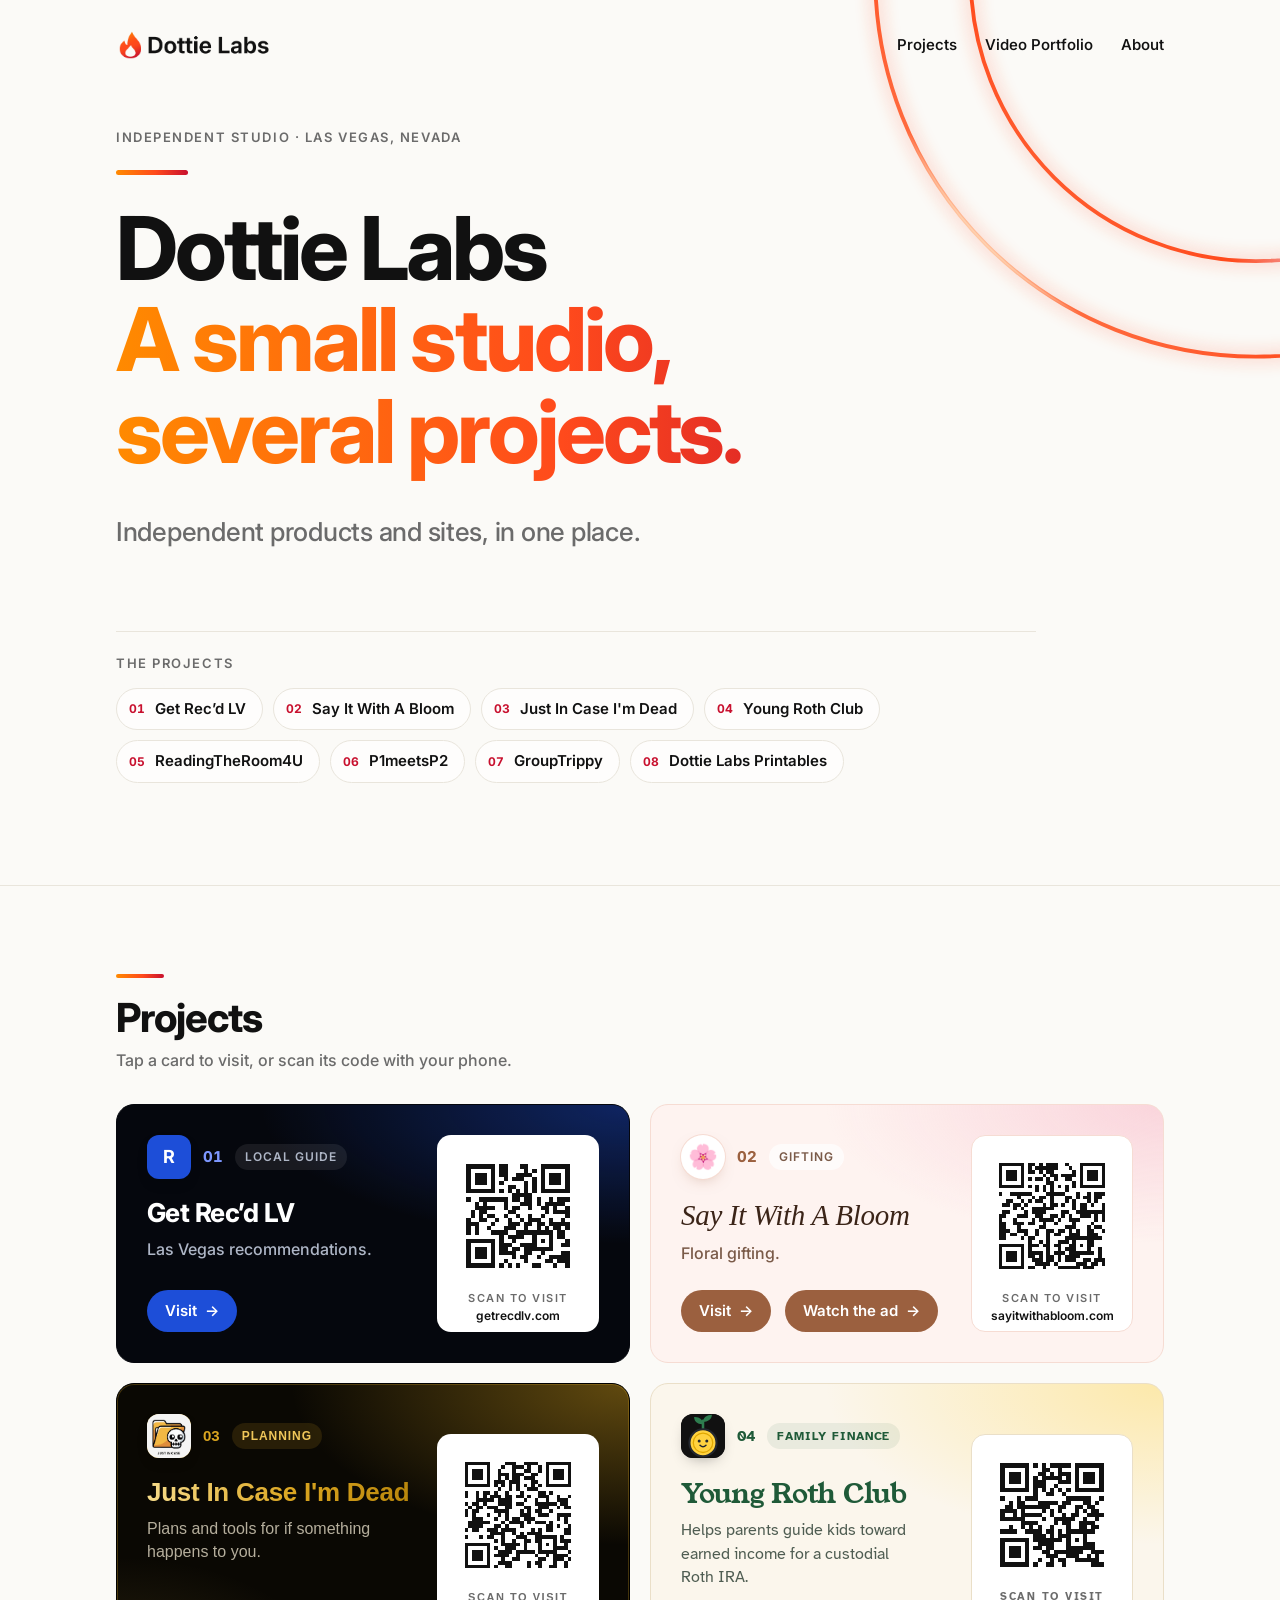
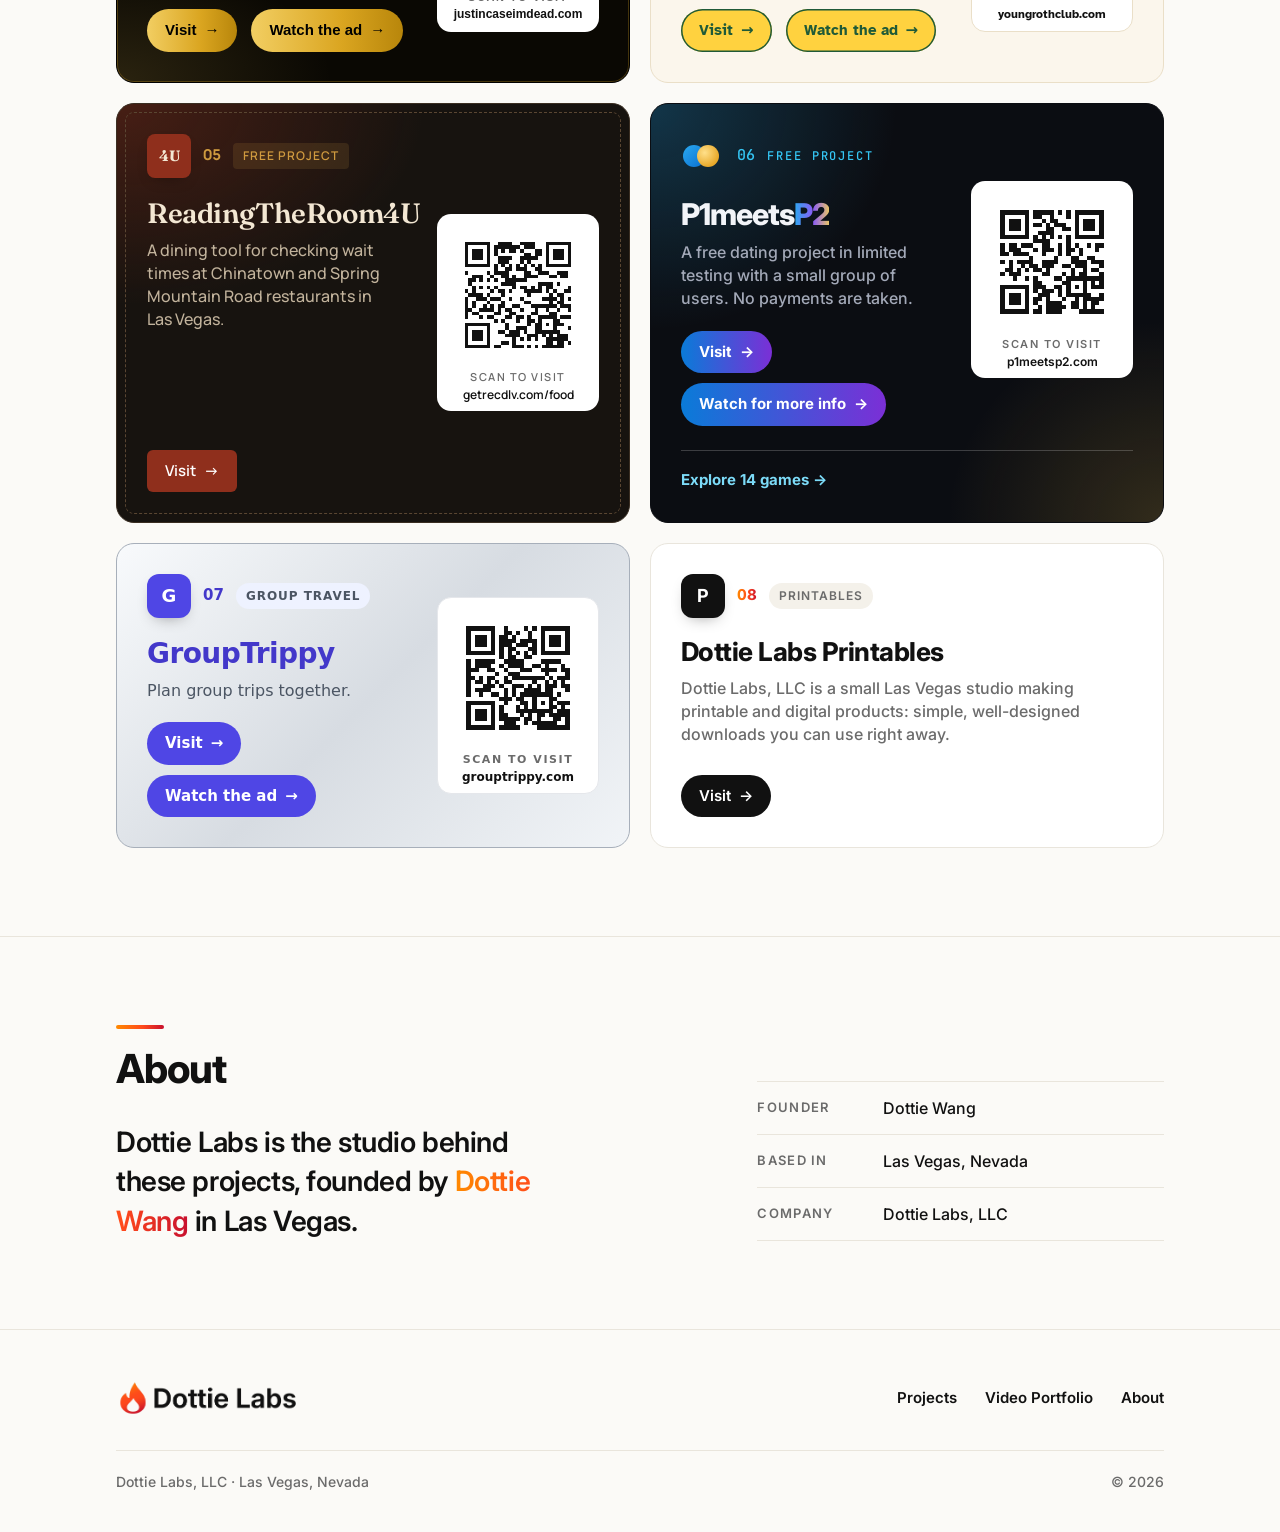
<file: index.html>
<!doctype html>
<html lang="en">
<head>
<style data-omelette-injected>html,body{background:transparent}</style><script data-omelette-injected>(()=>{{const n=new URLSearchParams(location.search).get("theme");if(n==="light"||n==="dark"){document.documentElement.dataset.theme=n}}{if(new URLSearchParams(location.search).get("_omthumb")==="1"){const n=(f)=>{const g=f.focus;if(!g)return;f.focus=function(h){g.call(this,{...h,preventScroll:true})}};n(HTMLElement.prototype);n(SVGElement.prototype);if(typeof MathMLElement!=="undefined"){n(MathMLElement.prototype)}const d=(f)=>{f.removeAttribute("autofocus");f.inert=true;if(!(f instanceof HTMLElement))f.removeAttribute("tabindex")};const p=(f)=>{if(f.hasAttribute("autofocus"))d(f);for(const g of f.querySelectorAll("[autofocus]")){d(g)}};p(document.documentElement);new MutationObserver((f)=>{for(const g of f){for(const h of g.addedNodes){if(h.nodeType===1)p(h)}}}).observe(document,{childList:true,subtree:true})}}{const n=()=>{try{if(document.querySelector('meta[name="color-scheme"]'))return;const d=getComputedStyle(document.documentElement).getPropertyValue("color-scheme").trim();if(d&&d!=="normal")return;const p=(y)=>{if(!y)return null;const m=getComputedStyle(y).backgroundColor.match(/^rgba?\(\s*(\d+)[,\s]+(\d+)[,\s]+(\d+)(?:[,\s/]+([\d.]+%?))?\s*\)$/);if(!m)return null;const w=m[4]==null?1:parseFloat(m[4])/(m[4].endsWith("%")?100:1);if(w<0.99)return null;return[+m[1],+m[2],+m[3]]};const f=p(document.body)||p(document.documentElement);if(!f)return;const g=(y)=>{const m=y/255;return m<=0.04045?m/12.92:((m+0.055)/1.055)**2.4};const h=0.2126*g(f[0])+0.7152*g(f[1])+0.0722*g(f[2]);document.documentElement.style.setProperty("color-scheme",h<0.4?"dark":"light")}catch{}};if(document.readyState==="complete")n();else window.addEventListener("load",n)}var I=["https://claude.ai","https://preview.claude.ai","https://f62de8d7-be0f-4be2-88a3-c891244e3228.claudeusercontent.com"];var B=true;var K=false;var C=()=>{};if(K===true){try{const n=setTimeout.bind(window);const d=1e4;const p=15;const f=1e4;const g=120000;const h=200;const y=(o)=>{try{let r;if(typeof o==="string")r=o;else if(o instanceof URL)r=o.href;else if(typeof Request!=="undefined"&&o instanceof Request)r=o.url;else return null;if(!r)return null;const l=document.baseURI;const i=new URL(r,l);if(i.protocol!=="http:"&&i.protocol!=="https:")return null;if(i.origin!==new URL(l).origin)return null;return i.origin+i.pathname}catch{return null}};const m=new Map;const w=(o)=>{let r=m.get(o);if(!r){if(m.size>=h){const l=m.keys().next().value;if(l!==undefined)m.delete(l)}r={fails:[],until:0,cooldown:f,hard:false};m.set(o,r)}return r};const R=(o)=>{const r=m.get(o);return r!==undefined&&r.until>Date.now()};const O=(o,r)=>{const l=Date.now();const i=w(o);if(r)i.hard=true;if(i.until>l)return;i.fails.push(l);while(i.fails.length>0&&i.fails[0]<=l-d)i.fails.shift();if(i.fails.length>=p){i.until=l+i.cooldown;if(i.hard)i.cooldown=Math.min(i.cooldown*2,g);i.fails.length=0;try{n(()=>{try{S(true)}catch{}},i.until-l+100)}catch{}console.warn("[omelette] asset circuit breaker: pausing requests to "+o+" for "+Math.round((i.until-l)/1000)+"s after "+p+" failures in "+d/1000+"s")}};const e=(o)=>{m.delete(o)};const t=100;const a=new WeakMap;const u=new Set;let s=null;const S=(o)=>{for(const r of Array.from(u)){try{const l=a.get(r);if(l===undefined){u.delete(r);continue}if(o){const i=y(l);if(i!==null&&R(i))continue}a.delete(r);u.delete(r);if(s!==null)s.call(r,l)}catch{}}};C=()=>{try{m.clear();S(false)}catch{}};document.addEventListener("visibilitychange",()=>{if(document.visibilityState==="visible")C()});const _=window.fetch;if(typeof _==="function"){const o=function(...r){let l=null;try{l=y(r[0])}catch{}if(l!==null&&R(l)){let c;try{if(r[1]&&r[1].signal!==undefined){c=r[1].signal||undefined}else if(typeof Request!=="undefined"&&r[0]instanceof Request){c=r[0].signal||undefined}}catch{c=undefined}return new Promise((k,b)=>{const E=()=>{try{return c.reason!==undefined?c.reason:new DOMException("The operation was aborted.","AbortError")}catch{return new DOMException("The operation was aborted.","AbortError")}};try{if(c&&c.aborted){b(E());return}}catch{}let T=false;const j=()=>{if(T)return;T=true;b(E())};try{if(c)c.addEventListener("abort",j,{once:true})}catch{}n(()=>{if(T)return;T=true;try{if(c)c.removeEventListener("abort",j)}catch{}let L;try{L=new Response(null,{status:429,statusText:"Too Many Requests",headers:{"Retry-After":"10"}})}catch{L={ok:false,status:429}}k(L)},250)})}const i=_.apply(window,r);if(l!==null){const c=l;i.then((k)=>{try{if(k.ok)e(c);else if(k.status===401||k.status===403||k.status===404||k.status===429){O(c,k.status!==404)}}catch{}},()=>{})}return i};window.fetch=o}const v=Object.getOwnPropertyDescriptor(HTMLImageElement.prototype,"src");if(v!==undefined&&v.set!==undefined&&v.get!==undefined){const o=v.set;s=o;Object.defineProperty(HTMLImageElement.prototype,"src",{configurable:true,enumerable:v.enumerable,get:v.get,set(r){const l=`${r}`;try{const i=y(l);if(i!==null&&R(i)){a.set(this,l);if(u.size<t)u.add(this);return}}catch{}try{a.delete(this);u.delete(this)}catch{}o.call(this,l)}})}try{const o=HTMLImageElement.prototype.setAttribute;HTMLImageElement.prototype.setAttribute=function(r,l){if(arguments.length<2){o.apply(this,arguments);return}if(typeof r==="string"&&r.toLowerCase()==="src"){const i=`${l}`;try{const c=y(i);if(c!==null&&R(c)){a.set(this,i);if(u.size<t)u.add(this);return}a.delete(this);u.delete(this)}catch{}o.call(this,r,i);return}o.call(this,r,l)}}catch{}window.addEventListener("error",(o)=>{try{const r=o.target;if(r instanceof HTMLImageElement){const l=y(r.currentSrc||r.src||"");if(l!==null)O(l,true)}}catch{}},true);window.addEventListener("load",(o)=>{try{const r=o.target;if(r instanceof HTMLImageElement){const l=y(r.currentSrc||r.src||"");if(l!==null)e(l);const i=a.get(r);if(i!==undefined){let c=false;try{c=new URL(i,document.baseURI).href===new URL(r.currentSrc||r.src||"",document.baseURI).href}catch{c=false}if(c){a.delete(r);u.delete(r)}}}}catch{}},true)}catch{}}var J=30000;var G=3000;document.addEventListener("DOMContentLoaded",()=>{const n=window.Babel;const d="om-src-id";if(n&&n.registerPlugin&&!(n.availablePlugins&&n.availablePlugins[d])){n.registerPlugin(d,({types:h})=>({visitor:{JSXOpeningElement(y,m){const w=y.node;if(w.name&&w.name.type==="JSXMemberExpression")return;for(let t=0;t<w.attributes.length;t++){const a=w.attributes[t];if(a.type==="JSXAttribute"&&a.name&&a.name.name==="data-om-id")return}const R=m.file&&m.file.opts&&m.file.opts.filename||"?";const O=w.loc&&w.loc.start;const e=`jsx:${R}:${w.start??0}:${O?O.line:0}:${O?O.column+1:0}`;w.attributes.push(h.jsxAttribute(h.jsxIdentifier("data-om-id"),h.stringLiteral(e)))}}}))}const p="om-text-extract";let f=false;if(B&&n&&n.registerPlugin&&!(n.availablePlugins&&n.availablePlugins[p])){const h=window.React;if(h&&h.useSyncExternalStore&&h.createElement){f=true;const y={};const m=new Set;let w=0;window.__omTextO=y;window.__omTextSet=(e)=>{for(const t in e){const a=e[t];if(a==null)delete y[t];else y[t]=a}w++;m.forEach((t)=>t())};const R=(e)=>{m.add(e);return()=>m.delete(e)};const O=()=>w;window.__OmT=function e(t){h.useSyncExternalStore(R,O,O);return h.createElement("span",{"data-om-text":t.i,className:"__om-t"},t.i in y?y[t.i]:t.children)};n.registerPlugin(p,({types:e})=>{const t={style:1,script:1,noscript:1,textarea:1,title:1,option:1,text:1,tspan:1,textPath:1};const a={placeholder:1,alt:1,title:1,label:1,"aria-label":1,"aria-description":1,"aria-placeholder":1};const u=(o,r)=>e.logicalExpression("??",e.memberExpression(e.logicalExpression("||",e.memberExpression(e.identifier("window"),e.identifier("__omTextO")),e.objectExpression([])),e.stringLiteral(o),true),r);const s=(o)=>o.file&&o.file.opts&&o.file.opts.filename||"?";const S=(o)=>o.file&&o.file.code||"";const _=(o,r)=>{const l=(c)=>c&&c.start!=null&&c.end!=null&&(c.type==="StringLiteral"||c.type==="TemplateLiteral"&&c.expressions.length===0)?[c.start,c.end]:null;const i=l(r);if(i)return i;if(r&&r.type==="Identifier"){const c=o.scope.getBinding(r.name);if(c&&c.constant&&c.path.node.type==="VariableDeclarator"){return l(c.path.node.init)}}return null};const v=(o,r,l)=>{const i=o.node;let c=false;const k=(E,T)=>{c=true;return e.jsxElement(e.jsxOpeningElement(e.jsxIdentifier("__OmT"),[e.jsxAttribute(e.jsxIdentifier("i"),e.stringLiteral(E))],false),e.jsxClosingElement(e.jsxIdentifier("__OmT")),[T],false)};const b=i.children.map((E)=>{if(E.type==="JSXText"){if(E.start==null||E.end==null)return E;const T=l.slice(E.start,E.end);const j=T.length-T.trimStart().length;const L=T.length-T.trimEnd().length;if(j+L>=T.length)return E;return k(`txt:${r}:${E.start+j}:${E.end-L}`,E)}if(E.type==="JSXExpressionContainer"){const T=_(o,E.expression);if(T)return k(`str:${r}:${T[0]}:${T[1]}`,E)}return E});if(c)i.children=b};return{visitor:{JSXOpeningElement(o,r){const l=o.node;const i=s(r);const c={};for(let k=0;k<l.attributes.length;k++){const b=l.attributes[k];if(b.type!=="JSXAttribute"||!b.name)continue;const E=b.name.name;if(!a[E])continue;if(!b.value||b.value.type!=="StringLiteral")continue;if(b.value.start==null||b.value.end==null)continue;const T=`txt:${i}:${b.value.start}:${b.value.end}`;c[E]=T;b.value=e.jsxExpressionContainer(u(T,e.stringLiteral(b.value.value)))}if(Object.keys(c).length){l.attributes.push(e.jsxAttribute(e.jsxIdentifier("data-om-text-attrs"),e.stringLiteral(JSON.stringify(c))))}},JSXElement(o,r){const l=o.node.openingElement;const i=l&&l.name&&l.name.name;if(i==="__OmT")return;if(typeof i==="string"&&t[i])return;v(o,s(r),S(r))},JSXFragment(o,r){v(o,s(r),S(r))}}}})}}const g=f?["transform-react-jsx-source",d,p]:["transform-react-jsx-source",d];document.querySelectorAll('script[type="text/babel"],script[type="text/jsx"]').forEach((h,y)=>{const m=h.getAttribute("data-plugins")||"";const w=g.filter((R)=>m.indexOf(R)<0);if(w.length){h.setAttribute("data-plugins",m?`${m},${w.join(",")}`:w.join(","))}if(!h.hasAttribute("data-filename")){h.setAttribute("data-filename",h.getAttribute("src")||`inline-${y}`)}})});var A=window.parent;var U="not editable here — open the project in the Claude Design editor to save";var W=()=>Promise.resolve({persisted:false,noHost:true,reason:U});var H=W;var M="data/storage.json";var z=()=>{try{const n=new URL(document.baseURI);const d=n.pathname.match(/\/projects\/([^/]+)\/serve\//);if(d)return d[1];return n.hostname.split(".")[0]||""}catch{return location.hostname.split(".")[0]||""}};var Z=()=>{try{const n=new URL(document.baseURI);const d=n.pathname.indexOf("/serve/");if(d>=0)return n.origin+n.pathname.slice(0,d+"/serve/".length)+M}catch{}return"./"+M};var x=null;var N=()=>{if(!x){x=fetch(Z(),{cache:"no-store"}).then((n)=>{if(n.ok)return n.text();return n.status===404?"":null}).catch(()=>null).then((n)=>{if(n===null){x=null;return null}const d=new Map;if(!n)return d;let p;try{p=JSON.parse(n)}catch{console.warn("[omelette.storage] "+M+" is not valid JSON; treating the store as unreadable so a save cannot overwrite the "+"hand-edited bytes. Fix the JSON (or delete the file) to re-enable persistence.");x=null;return null}if(p===null||typeof p!=="object"||Array.isArray(p)){console.warn("[omelette.storage] "+M+" doesn't hold a JSON object; treating the store as unreadable so a save cannot "+"overwrite the hand-edited bytes. Make the top level a JSON object to re-enable persistence.");x=null;return null}const f=p;if("data"in f){const g=f.data;if(g===null||typeof g!=="object"||Array.isArray(g)){console.warn("[omelette.storage] "+M+' has a "data" field that is not a JSON object; treating the store as unreadable so a '+'save cannot overwrite the hand-edited bytes. Make "data" a JSON object to re-enable persistence.');x=null;return null}const h=f._meta;const y=h!==null&&typeof h==="object"?h.project:undefined;if(typeof y==="string"&&y!==""&&y!==z())return d;for(const m of Object.keys(g))d.set(m,g[m]);return d}for(const g of Object.keys(f)){if(g!=="_meta")d.set(g,f[g])}return d})}return x};var F=(n)=>H(M,JSON.stringify({_meta:{project:z(),version:1},data:Object.fromEntries(n)},null,2));var D=Promise.resolve();var $=(n)=>{const d=D.then(n);D=d.then(()=>{return},()=>{return});return d};var V=/sk-(?:ant-)?[A-Za-z0-9_-]{16,}|AKIA[0-9A-Z]{16}|gh[pousr]_[A-Za-z0-9]{20,}|xox[a-z]-[A-Za-z0-9][A-Za-z0-9-]{9,}|AIza[0-9A-Za-z_-]{30,}|-----BEGIN [A-Z ]*PRIVATE KEY-----/;var Y=/password|passwd|secret|api[_-]?key|access[_-]?token|auth[_-]?token|credential/i;var Q=(n,d,p)=>{if(V.test(d)||Y.test(n)&&typeof p==="string"&&p.length>=8){console.warn('[omelette.storage] the value for "'+n+'" looks like a credential. The storage file is a plaintext project file — visible to '+"everyone with project access and copied when the project is duplicated. Do not store secrets here.")}};var q={persisted:false,reason:"could not load the existing store — not overwriting it"};var X={persisted:false,reason:"stored value changed since a failed read — re-read this key before saving"};var P=new Set;var ee={get:(n)=>{if(typeof n!=="string"){return Promise.reject(new TypeError("storage.get: key must be a string"))}return $(N).then((d)=>{if(d===null){P.add(n);return null}P.delete(n);if(!d.has(n))return null;const p=d.get(n);return p==null?null:JSON.parse(JSON.stringify(p))})},set:(n,d)=>{if(typeof n!=="string"){return Promise.reject(new TypeError("storage.set: key must be a string"))}let p;try{p=JSON.stringify(d)}catch(g){return Promise.reject(new TypeError("storage.set: value must be JSON-serializable ("+String(g)+")"))}if(p===undefined){return Promise.reject(new TypeError("storage.set: value must be JSON-serializable"))}Q(n,p,d);const f=JSON.parse(p);return $(()=>N().then((g)=>{if(g===null)return q;if(P.has(n)){if(g.has(n))return X;P.delete(n)}g.set(n,f);return F(g)}))},delete:(n)=>{if(typeof n!=="string"){return Promise.reject(new TypeError("storage.delete: key must be a string"))}return $(()=>N().then((d)=>{if(d===null)return q;if(P.has(n)){if(d.has(n))return X;P.delete(n)}d.delete(n);return F(d)}))},keys:()=>$(N).then((n)=>n===null?[]:Array.from(n.keys()))};window.omelette={writeFile:(n,d)=>H(n,d).then((p)=>{if(!p.persisted&&!p.noHost){throw new Error(p.reason||"write failed")}}),storage:ee};if(A&&A!==window){const n=(e,t)=>{try{A.postMessage({__omelette_log:true,type:e,data:t},"*")}catch{}};["log","warn","error"].forEach((e)=>{const t=console[e];console[e]=(...a)=>{const u=a.map((s)=>{try{return typeof s==="object"?JSON.stringify(s):String(s)}catch{try{return String(s)}catch{return"[unstringifiable]"}}}).join(" ");n(e,u);t.apply(console,a)}});window.addEventListener("error",(e)=>{const t=e.target;if(t&&t!==window&&t.tagName){const a=t.src||t.href||"";n("resource_error",`${t.tagName} failed to load: ${a}`)}else{n("error",`${e.message||"Unknown error"} at ${e.filename||"?"}:${e.lineno||0}:${e.colno||0}`)}},true);window.addEventListener("unhandledrejection",(e)=>{const t=e.reason;const a=t instanceof Error?`${t.message} ${t.stack}`:String(t);n("error",`Unhandled rejection: ${a}`)});window.addEventListener("click",(e)=>{if(e.defaultPrevented||e.button!==0)return;if(e.metaKey||e.ctrlKey||e.shiftKey||e.altKey)return;const t=e.composedPath?e.composedPath():[];const a=["button","input","select","textarea","summary","label"];let u=null;for(const v of t){if(!(v instanceof Element))continue;if(v.localName==="a"){if(!(v instanceof HTMLAnchorElement))return;u=v;break}if(a.indexOf(v.localName)!==-1)return}if(!u)return;if(u.isContentEditable)return;const s=u.closest("[contenteditable]");if(s&&s.getAttribute("contenteditable")!=="false")return;const S=(u.getAttribute("target")||"_self").toLowerCase();if(S!=="_self"&&S!=="_top"&&S!=="_parent")return;let _;try{_=new URL(u.href)}catch{return}if(_.protocol!=="http:"&&_.protocol!=="https:")return;if(location.origin==="null")return;if(_.origin===location.origin)return;e.preventDefault();window.open(_.href,"_blank","noopener,noreferrer")});const d=()=>{try{A.postMessage({type:"omelette:height",height:document.documentElement.scrollHeight},"*")}catch{}};if(window.ResizeObserver)new ResizeObserver(d).observe(document.documentElement);const p=()=>{d();if(!document.querySelector('script[type="text/babel"],script[type="text/jsx"]'))return;const e=()=>document.getElementById("root")||document.querySelector("body > div[id]");const t=e()?.firstElementChild??null;let a=0;const u=()=>{const s=e();if(s&&s.firstElementChild!==t||++a>30){d();return}setTimeout(u,100)};setTimeout(u,100)};if(document.readyState==="complete")p();else window.addEventListener("load",p);const f={};let g=0;const h=(e)=>new Promise((t,a)=>{if(!I.length){a(new Error("claude.complete: no parent origin"));return}const u=`c${++g}`;const s=()=>setTimeout(()=>{delete f[u];a(new Error(`claude.complete: no data for ${J/1000}s`))},J);const S=s();f[u]={resolve:t,reject:a,text:"",t:S,arm:s};try{for(const _ of I){A.postMessage({__om_api:true,id:u,body:e},_)}}catch(_){clearTimeout(S);delete f[u];a(_)}});const y=8;const m=async(e,t)=>{if(!Array.isArray(e.messages)){throw new Error("claude.complete: tools require a messages array")}const a=e.messages.slice();const u={...e,tools:e.tools.map((_)=>{if(_===null||typeof _!=="object")return _;const v={};for(const o of Object.keys(_)){if(typeof _[o]!=="function")v[o]=_[o]}return v})};const s=u.tool_choice;const S=s!=null&&(s.type==="any"||s.type==="tool")?{...u,tool_choice:s.disable_parallel_tool_use!==undefined?{type:"auto",disable_parallel_tool_use:s.disable_parallel_tool_use}:{type:"auto"}}:u;for(let _=0;_<y;_++){const v=await h({..._===0?u:S,messages:a});const o=v.message;const r=o&&Array.isArray(o.content)?o.content:null;const l=r?r.filter((c)=>c?.type==="tool_use"):[];if(o?.stop_reason!=="tool_use"||l.length===0){return v.text}const i=[];for(const c of l){const k=t.get(c.name);if(!k){i.push({type:"tool_result",tool_use_id:c.id,content:`no handler for tool "${c.name}"`,is_error:true});continue}try{const b=await k(c.input);const E=typeof b==="string"?b:O(b)??"";i.push({type:"tool_result",tool_use_id:c.id,content:E})}catch(b){i.push({type:"tool_result",tool_use_id:c.id,content:String(b?.message??b??"tool handler failed"),is_error:true})}}a.push({role:"assistant",content:r},{role:"user",content:i})}throw new Error(`claude.complete: exceeded ${y} tool turns`)};window.claude={complete(e){const t=e;if(t!==null&&typeof t==="object"&&Array.isArray(t.tools)&&t.tools.some((a)=>a!==null&&typeof a==="object"&&typeof a.run==="function")){const a=new Map;for(const u of t.tools){if(u!==null&&typeof u==="object"&&typeof u.run==="function"){a.set(String(u.name),u.run)}}return m(t,a)}return h(e).then((a)=>a.text)}};const w={};let R=0;H=(e,t)=>new Promise((a)=>{if(!I.length){a({persisted:false,noHost:true,reason:U});return}const u=`f${++R}`;const s=setTimeout(()=>{delete w[u];a({persisted:false,noHost:true,reason:U})},G);w[u]={settle:a,t:s};try{for(const S of I){A.postMessage({__om_file:true,id:u,op:"write",path:e,content:t},S)}}catch{clearTimeout(s);delete w[u];a({persisted:false,noHost:true,reason:U})}});const O=(e)=>{try{return JSON.stringify(e)}catch{return JSON.stringify(String(e))}};window.addEventListener("message",(e)=>{if(I.indexOf(e.origin)<0)return;if(e.source!==A)return;const t=e.data;if(!t)return;if(t.type==="omelette-preview-refresh"){if(typeof t.token!=="string"||!/^[0-9a-f.-]+(\.(rc|pr-[0-9]+))?(\.[0-9]+\.[0-9a-f]{16})?$/.test(t.token))return;const s=Math.max(1,Math.floor((t.expiresAt||0)-Date.now()/1000));document.cookie="__Host-omelette-preview="+t.token+"; Path=/; Secure; SameSite=None; Partitioned; Max-Age="+s;C();return}if(t.__om_file_r){const s=w[t.id];if(!s)return;clearTimeout(s.t);delete w[t.id];s.settle(t.ok?{persisted:true}:{persisted:false,reason:t.error||"write failed"});return}if(t.__om_api_r){const s=f[t.id];if(!s)return;if(t.error!=null){clearTimeout(s.t);delete f[t.id];s.reject(new Error(t.error));return}if(t.chunk!=null){clearTimeout(s.t);s.t=s.arm();s.text+=t.chunk;return}if(t.done){clearTimeout(s.t);delete f[t.id];s.resolve({text:t.text!=null?t.text:s.text,message:t.message});return}return}if(!t.__om_eval)return;const a=t;const u=(s)=>{e.source.postMessage({...s,__om_eval_r:1,id:a.id},e.origin)};try{const s=(0,eval)(a.code);if(s&&typeof s.then==="function"){s.then((S)=>u({ok:1,v:O(S)}),(S)=>u({ok:0,e:String(S)}))}else{u({ok:1,v:O(s)})}}catch(s){u({ok:0,e:String(s)})}})}})();
</script>

<meta charset="utf-8">
<meta name="viewport" content="width=device-width, initial-scale=1">
<title>Dottie Labs — a small studio, several projects</title>
<meta name="description" content="Dottie Labs is the studio behind a small set of independent projects, founded by Dottie Wang in Las Vegas.">
<link rel="icon" type="image/png" sizes="32x32" href="assets/favicon-32.png">
<link rel="icon" type="image/png" sizes="192x192" href="assets/favicon-192.png">
<link rel="apple-touch-icon" href="assets/apple-touch-icon.png">
<link rel="manifest" href="site.webmanifest">
<link rel="canonical" href="https://dottielabs.com/">
<meta property="og:type" content="website">
<meta property="og:site_name" content="Dottie Labs">
<meta property="og:url" content="https://dottielabs.com/">
<meta property="og:title" content="Dottie Labs — a small studio, several projects">
<meta property="og:description" content="Independent products and sites from Dottie Labs, founded by Dottie Wang in Las Vegas.">
<meta property="og:image" content="https://dottielabs.com/assets/og-image.png">
<meta property="og:image:width" content="1200">
<meta property="og:image:height" content="630">
<meta property="og:image:alt" content="Dottie Labs logo with the line: A small studio, several projects.">
<meta name="twitter:card" content="summary_large_image">
<script type="application/ld+json">{"@context":"https://schema.org","@type":"Organization","name":"Dottie Labs, LLC","url":"https://dottielabs.com/","logo":"https://dottielabs.com/assets/dottie-labs-logo-lockup.png","founder":{"@type":"Person","name":"Dottie Wang"},"email":"dottie@dottielabs.com","address":{"@type":"PostalAddress","addressLocality":"Las Vegas","addressRegion":"NV","addressCountry":"US"}}</script>
<meta name="theme-color" content="#FBFAF7">
<link rel="preconnect" href="https://fonts.googleapis.com">
<link rel="preconnect" href="https://fonts.gstatic.com" crossorigin>
<link rel="stylesheet" href="https://fonts.googleapis.com/css2?family=Inter:wght@400..800&family=Young+Serif&family=Atkinson+Hyperlegible:wght@400;700&family=Fraunces:opsz,wght@9..144,600&family=Manrope:wght@400;500;600&family=JetBrains+Mono:wght@500&display=swap">
<link rel="stylesheet" href="styles.css?v=games-popup-4">
</head>
<body>
<a class="skip" href="#projects">Skip to projects</a>
<div class="page">
  <img class="rings" src="assets/rings.svg" alt="" aria-hidden="true">

  <header class="site-header">
    <div class="wrap">
      <a class="logo" href="/" aria-label="Dottie Labs home">
        <img src="assets/dottie-labs-logo-lockup-transparent.png" width="157" height="34" alt="Dottie Labs">
      </a>
      <nav class="nav" aria-label="Primary">
        <a href="#projects">Projects</a>
        <a href="commercials/">Video Portfolio</a>
        <a href="#about">About</a>
      </nav>
    </div>
  </header>

  <main id="main">
    <section class="hero">
      <div class="wrap">
        <p class="eyebrow">Independent studio · Las Vegas, Nevada</p>
        <div class="rule" aria-hidden="true"></div>
        <h1><span>Dottie Labs</span><span class="grad">A small studio, several projects.</span></h1>
        <p class="lede">Independent products and sites, in one place.</p>
        <nav class="jump" aria-label="Jump to a project">
          <p class="jump-label">The projects</p>
          <ol>
          <li><a href="#get-recd-lv"><span class="num">01</span>Get Rec’d LV</a></li>
          <li><a href="#say-it-with-a-bloom"><span class="num">02</span>Say It With A Bloom</a></li>
          <li><a href="#just-in-case-im-dead"><span class="num">03</span>Just In Case I'm Dead</a></li>
          <li><a href="#young-roth-club"><span class="num">04</span>Young Roth Club</a></li>
          <li><a href="#readingtheroom4u"><span class="num">05</span>ReadingTheRoom4U</a></li>
          <li><a href="#p1meetsp2"><span class="num">06</span>P1meetsP2</a></li>
          <li><a href="#group-trippy"><span class="num">07</span>GroupTrippy</a></li>
          <li><a href="#dottie-labs-printables"><span class="num">08</span>Dottie Labs Printables</a></li>
          </ol>
        </nav>
      </div>
    </section>

    <section class="section" id="projects" aria-labelledby="projects-title">
      <div class="wrap">
        <div class="section-head">
          <div>
            <div class="rule rule--sm" aria-hidden="true"></div>
            <h2 id="projects-title">Projects</h2>
          </div>
          <p class="section-note">Tap a card to visit, or scan its code with your phone.</p>
        </div>
        <ul class="cards">
      <li id="get-recd-lv">
        <article class="card">
          <div class="card-body">
            <p class="meta"><span class="mark" aria-hidden="true">R</span><span class="num grad">01</span><span class="tag">Local guide</span></p>
            <h3>Get Rec’d LV</h3>
            <p class="desc">Las Vegas recommendations.</p>
            <div class="card-foot">
              <a class="visit" href="https://www.getrecdlv.com" aria-label="Visit Get Rec’d LV (getrecdlv.com)">Visit <span aria-hidden="true">→</span></a>
            </div>
          </div>
          <figure class="qr-tile">
            <img class="qr" src="assets/qr/get-recd-lv.svg" width="136" height="136" alt="QR code for getrecdlv.com">
            <figcaption><span>Scan to visit</span><span class="qr-url">getrecdlv.com</span></figcaption>
          </figure>
        </article>
      </li>
      <li id="say-it-with-a-bloom">
        <article class="card">
          <div class="card-body">
            <p class="meta"><span class="mark" aria-hidden="true">🌸</span><span class="num grad">02</span><span class="tag">Gifting</span></p>
            <h3>Say It With A Bloom</h3>
            <p class="desc">Floral gifting.</p>
            <div class="card-foot">
              <a class="visit" href="https://sayitwithabloom.com" aria-label="Visit Say It With A Bloom (sayitwithabloom.com)">Visit <span aria-hidden="true">→</span></a>
              <a class="visit" href="commercials/#video-say-it-with-a-bloom" aria-label="Watch the Say It With A Bloom ad">Watch the ad <span aria-hidden="true">→</span></a>
            </div>
          </div>
          <figure class="qr-tile">
            <img class="qr" src="assets/qr/say-it-with-a-bloom.svg" width="136" height="136" alt="QR code for sayitwithabloom.com">
            <figcaption><span>Scan to visit</span><span class="qr-url">sayitwithabloom.com</span></figcaption>
          </figure>
        </article>
      </li>
      <li id="just-in-case-im-dead">
        <article class="card">
          <div class="card-body">
            <p class="meta"><span class="mark" aria-hidden="true">J<img src="assets/projects/just-in-case-im-dead-logo.jpg" alt="" onerror="this.remove()"></span><span class="num grad">03</span><span class="tag">Planning</span></p>
            <h3>Just In Case I'm Dead</h3>
            <p class="desc">Plans and tools for if something happens to you.</p>
            <div class="card-foot">
              <a class="visit" href="https://www.justincaseimdead.com" aria-label="Visit Just In Case I'm Dead (justincaseimdead.com)">Visit <span aria-hidden="true">→</span></a>
              <a class="visit" href="commercials/#video-just-in-case-im-dead" aria-label="Watch the Just In Case I'm Dead ad">Watch the ad <span aria-hidden="true">→</span></a>
            </div>
          </div>
          <figure class="qr-tile">
            <img class="qr" src="assets/qr/just-in-case-im-dead.svg" width="136" height="136" alt="QR code for justincaseimdead.com">
            <figcaption><span>Scan to visit</span><span class="qr-url">justincaseimdead.com</span></figcaption>
          </figure>
        </article>
      </li>
      <li id="young-roth-club">
        <article class="card">
          <div class="card-body">
            <p class="meta"><span class="mark" aria-hidden="true">Y<img src="assets/projects/young-roth-club-favicon.svg" alt="" onerror="this.onerror=null;this.src='[data-uri]'"></span><span class="num grad">04</span><span class="tag">Family finance</span></p>
            <h3>Young Roth Club</h3>
            <p class="desc">Helps parents guide kids toward earned income for a custodial Roth IRA.</p>
            <div class="card-foot">
              <a class="visit" href="https://youngrothclub.com" aria-label="Visit Young Roth Club (youngrothclub.com)">Visit <span aria-hidden="true">→</span></a>
              <a class="visit" href="commercials/#video-young-roth-club" aria-label="Watch the Young Roth Club ad">Watch the ad <span aria-hidden="true">→</span></a>
            </div>
          </div>
          <figure class="qr-tile">
            <img class="qr" src="assets/qr/young-roth-club.svg" width="136" height="136" alt="QR code for youngrothclub.com">
            <figcaption><span>Scan to visit</span><span class="qr-url">youngrothclub.com</span></figcaption>
          </figure>
        </article>
      </li>
      <li id="readingtheroom4u">
        <article class="card">
          <div class="card-body">
            <p class="meta"><span class="mark" aria-hidden="true">4U</span><span class="num grad">05</span><span class="tag">Free project</span></p>
            <h3>ReadingTheRoom4U</h3>
            <p class="desc">A dining tool for checking wait times at Chinatown and Spring Mountain Road restaurants in Las Vegas.</p>
            <div class="card-foot">
              <a class="visit" href="https://www.getrecdlv.com/food" aria-label="Visit ReadingTheRoom4U (getrecdlv.com/food)">Visit <span aria-hidden="true">→</span></a>
            </div>
          </div>
          <figure class="qr-tile">
            <img class="qr" src="assets/qr/readingtheroom4u.svg" width="136" height="136" alt="QR code for getrecdlv.com/food">
            <figcaption><span>Scan to visit</span><span class="qr-url">getrecdlv.com/food</span></figcaption>
          </figure>
        </article>
      </li>
      <li id="p1meetsp2">
        <article class="card">
          <div class="card-body">
            <p class="meta"><span class="mark" aria-hidden="true"><i></i><i></i></span><span class="num grad">06</span><span class="tag">Free project</span></p>
            <h3>P1meets<span class="p2">P2</span></h3>
            <p class="desc">A free dating project in limited testing with a small group of users. No payments are taken.</p>
            <div class="card-foot">
              <a class="visit" href="https://www.p1meetsp2.com" aria-label="Visit P1meetsP2 (p1meetsp2.com)">Visit <span aria-hidden="true">→</span></a>
              <a class="visit" href="commercials/#video-p1meetsp2" aria-label="Watch for more info about P1meetsP2">Watch for more info <span aria-hidden="true">→</span></a>
            </div>
          </div>
          <figure class="qr-tile">
            <img class="qr" src="assets/qr/p1meetsp2.svg" width="136" height="136" alt="QR code for p1meetsp2.com">
            <figcaption><span>Scan to visit</span><span class="qr-url">p1meetsp2.com</span></figcaption>
          </figure>
          <div class="game-trigger">
            <button type="button" aria-haspopup="dialog" aria-controls="games-dialog">Explore 14 games <span aria-hidden="true">→</span></button>
          </div>
        </article>
        <dialog class="game-list" id="games-dialog" aria-labelledby="games-title">
          <div class="game-list-head">
            <h2 id="games-title">Explore 14 games</h2>
            <form method="dialog">
              <button type="submit" aria-label="Close games list">Close <span aria-hidden="true">×</span></button>
            </form>
          </div>
          <ul>
            <li><strong>Great Minds:</strong> you each fill in the same blank separately, then reveal your answers together.</li>
            <li><strong>Hot Takes:</strong> slide from "nope" to "facts" on a statement, then compare.</li>
            <li><strong>Draw Together:</strong> one canvas; you take turns adding a line.</li>
            <li><strong>Desert Island Picks:</strong> choose 3 of 12 things and see what you share.</li>
            <li><strong>Price Is Right:</strong> guess what everyday things cost.</li>
            <li><strong>Map Drop:</strong> your match posts a travel photo and you pin where it was taken.</li>
            <li><strong>Who Knows Who:</strong> guess how your match answered.</li>
            <li><strong>Rate the Date:</strong> rate first-date ideas and find the ones you both like.</li>
            <li><strong>Story Builder:</strong> alternate sentences and see where the story goes.</li>
            <li><strong>Red Flag / Green Flag:</strong> call each trait, then compare.</li>
            <li><strong>Guess My Playlist:</strong> guess which song they picked for a mood.</li>
            <li><strong>Caption This:</strong> caption a photo from your match's camera roll, then hear the real story.</li>
            <li><strong>Couch Detective:</strong> a co-op mystery where you each hold different clues.</li>
            <li><strong>Word Chain:</strong> road-trip rules, with categories like countries, celebs and movies.</li>
          </ul>
        </dialog>
      </li>
      <li id="group-trippy">
        <article class="card">
          <div class="card-body">
            <p class="meta"><span class="mark" aria-hidden="true">G</span><span class="num grad">07</span><span class="tag">Group travel</span></p>
            <h3>GroupTrippy</h3>
            <p class="desc">Plan group trips together.</p>
            <div class="card-foot">
              <a class="visit" href="https://grouptrippy.com" aria-label="Visit GroupTrippy (grouptrippy.com)">Visit <span aria-hidden="true">→</span></a>
              <a class="visit" href="commercials/#video-group-trippy" aria-label="Watch the GroupTrippy ad">Watch the ad <span aria-hidden="true">→</span></a>
            </div>
          </div>
          <figure class="qr-tile">
            <img class="qr" src="assets/qr/group-trippy.svg" width="136" height="136" alt="QR code for grouptrippy.com">
            <figcaption><span>Scan to visit</span><span class="qr-url">grouptrippy.com</span></figcaption>
          </figure>
        </article>
      </li>
      <li>
        <article class="card" id="dottie-labs-printables">
          <div class="card-body">
            <p class="meta"><span class="mark" aria-hidden="true">P</span><span class="num grad">08</span><span class="tag">Printables</span></p>
            <h3>Dottie Labs Printables</h3>
            <p class="desc">Dottie Labs, LLC is a small Las Vegas studio making printable and digital products: simple, well-designed downloads you can use right away.</p>
            <div class="card-foot">
              <a class="visit" href="https://payhip.com/b/JSnFz" target="_blank" rel="noopener" aria-label="Visit Dottie Labs Printables (opens in a new tab)">Visit <span aria-hidden="true">→</span></a>
            </div>
          </div>
        </article>
      </li>
        </ul>
      </div>
    </section>

    <section class="section about" id="about" aria-labelledby="about-title">
      <div class="wrap about-grid">
        <div>
          <div class="rule rule--sm" aria-hidden="true"></div>
          <h2 id="about-title">About</h2>
          <p class="statement">Dottie Labs is the studio behind these projects, founded by <span class="grad">Dottie Wang</span> in Las Vegas.</p>
        </div>
        <dl class="facts">
          <div><dt>Founder</dt><dd>Dottie Wang</dd></div>
          <div><dt>Based in</dt><dd>Las Vegas, Nevada</dd></div>
          <div><dt>Company</dt><dd>Dottie Labs, LLC</dd></div>
        </dl>
      </div>
    </section>
  </main>

  <footer class="site-footer">
    <div class="wrap">
      <div class="foot-top">
        <img src="assets/dottie-labs-logo-lockup-transparent.png" width="185" height="40" alt="Dottie Labs">
        <nav class="foot-nav" aria-label="Footer">
          <a href="#projects">Projects</a>
          <a href="commercials/">Video Portfolio</a>
          <a href="#about">About</a>
        </nav>
      </div>
      <div class="foot-bottom">
        <span>Dottie Labs, LLC · Las Vegas, Nevada</span>
        <span>© 2026</span>
      </div>
    </div>
  </footer>
</div>
<script>
  const gamesDialog = document.getElementById('games-dialog');
  document.querySelector('#p1meetsp2 .game-trigger button').addEventListener('click', () => {
    gamesDialog.showModal();
  });
  gamesDialog.addEventListener('keydown', (event) => {
    if (event.key === 'Escape') gamesDialog.close();
  });
</script>
</body>
</html>
</file>
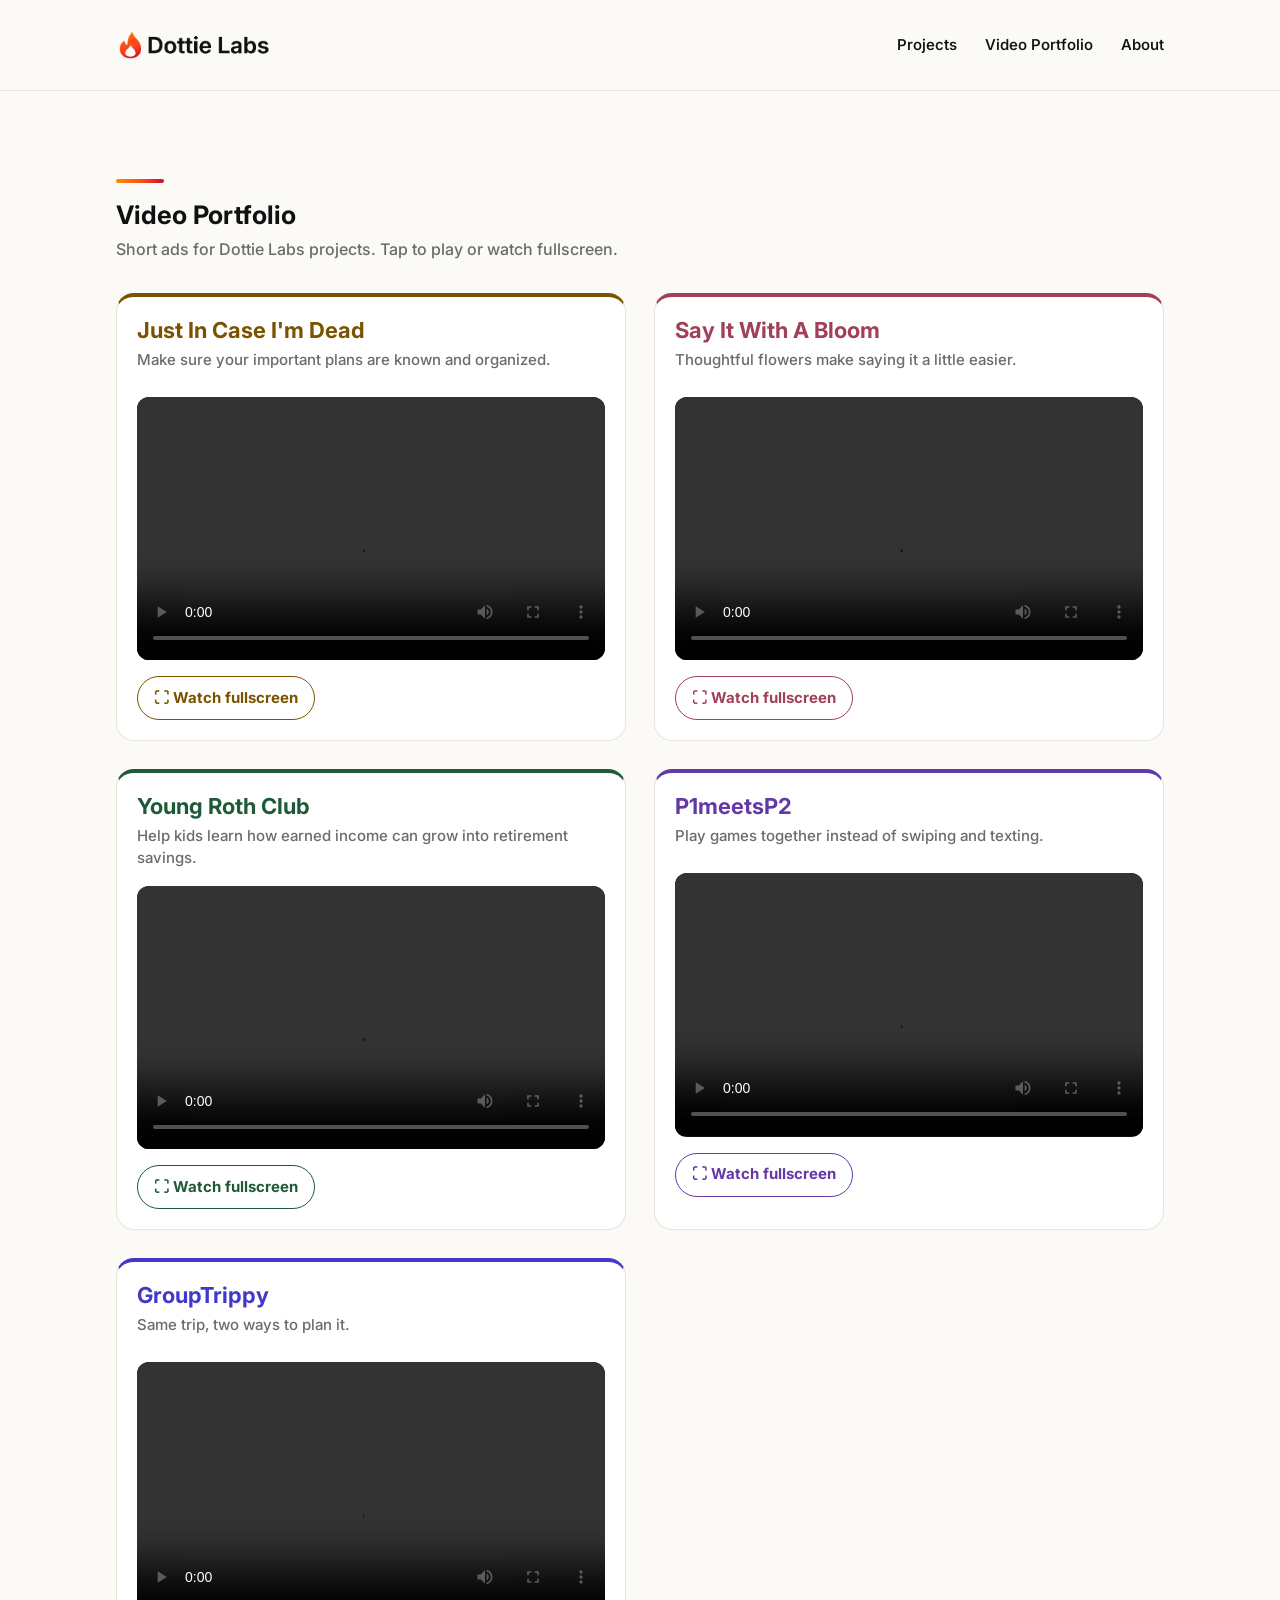
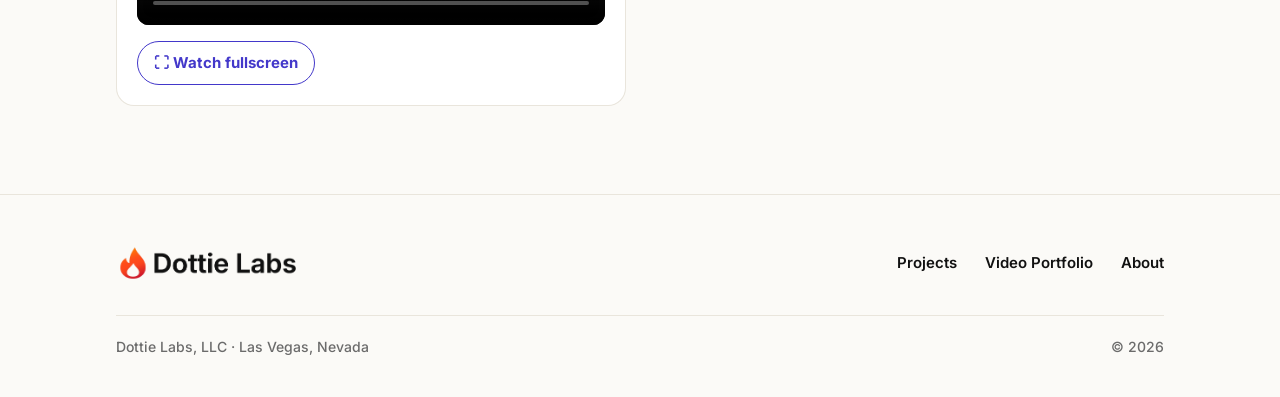
<file: commercials/index.html>
<!doctype html>
<html lang="en">
<head>
<meta charset="utf-8">
<meta name="viewport" content="width=device-width, initial-scale=1">
<title>Video Portfolio — Dottie Labs</title>
<meta name="description" content="Dottie Labs is the studio behind a small set of independent projects, founded by Dottie Wang in Las Vegas.">
<link rel="icon" type="image/png" sizes="32x32" href="../assets/favicon-32.png">
<link rel="icon" type="image/png" sizes="192x192" href="../assets/favicon-192.png">
<link rel="apple-touch-icon" href="../assets/apple-touch-icon.png">
<link rel="manifest" href="../site.webmanifest">
<meta property="og:type" content="website">
<meta property="og:site_name" content="Dottie Labs">
<meta property="og:title" content="Dottie Labs — a small studio, several projects">
<meta property="og:description" content="Independent products and sites from Dottie Labs, founded by Dottie Wang in Las Vegas.">
<meta property="og:image" content="../assets/og-image.png">
<meta property="og:image:width" content="1200">
<meta property="og:image:height" content="630">
<meta property="og:image:alt" content="Dottie Labs logo with the line: A small studio, several projects.">
<meta name="twitter:card" content="summary_large_image">
<script type="application/ld+json">{"@context":"https://schema.org","@type":"Organization","name":"Dottie Labs, LLC","url":"https://dottielabs.com/","logo":"../assets/dottie-labs-logo-lockup.png","founder":{"@type":"Person","name":"Dottie Wang"},"email":"dottie@dottielabs.com","address":{"@type":"PostalAddress","addressLocality":"Las Vegas","addressRegion":"NV","addressCountry":"US"}}</script>
<meta name="theme-color" content="#FBFAF7">
<link rel="preconnect" href="https://fonts.googleapis.com">
<link rel="preconnect" href="https://fonts.gstatic.com" crossorigin>
<link rel="stylesheet" href="https://fonts.googleapis.com/css2?family=Inter:wght@400..800&family=Young+Serif&family=Atkinson+Hyperlegible:wght@400;700&family=Fraunces:opsz,wght@9..144,600&family=Manrope:wght@400;500;600&family=JetBrains+Mono:wght@500&display=swap">
<link rel="stylesheet" href="../styles.css">
</head>
<body>
<a class="skip" href="#watch">Skip to video portfolio</a>
<div class="page page--portfolio">
  <img class="rings" src="../assets/rings.svg" alt="" aria-hidden="true">
  <header class="site-header">
    <div class="wrap">
      <a class="logo" href="../" aria-label="Dottie Labs home">
        <img src="../assets/dottie-labs-logo-lockup-transparent.png" width="157" height="34" alt="Dottie Labs">
      </a>
      <nav class="nav" aria-label="Primary">
        <a href="../#projects">Projects</a>
        <a href="./">Video Portfolio</a>
        <a href="../#about">About</a>
      </nav>
    </div>
  </header>
<main id="main">
  <section class="section" id="watch">
    <div class="wrap">
      <div class="section-head">
        <div>
          <div class="rule rule--sm" aria-hidden="true"></div>
          <h1>Video Portfolio</h1>
        </div>
        <p class="section-note">Short ads for Dottie Labs projects. Tap to play or watch fullscreen.</p>
      </div>
      <div class="reels">
        <figure class="reel reel--case" id="video-just-in-case-im-dead">
          <figcaption><strong>Just In Case I'm Dead</strong><span>Make sure your important plans are known and organized.</span></figcaption>
          <video controls playsinline preload="metadata" src="../assets/video/just-in-case-im-dead.mp4#t=0.5"></video>
          <button class="reel-fullscreen" type="button" aria-label="Watch Just In Case I'm Dead fullscreen" hidden>⛶ Watch fullscreen</button>
          <span class="reel-error" role="status"></span>
        </figure>
        <figure class="reel reel--bloom" id="video-say-it-with-a-bloom">
          <figcaption><strong>Say It With A Bloom</strong><span>Thoughtful flowers make saying it a little easier.</span></figcaption>
          <video controls playsinline preload="metadata" src="../assets/video/say-it-with-a-bloom.mp4#t=0.5"></video>
          <button class="reel-fullscreen" type="button" aria-label="Watch Say It With A Bloom fullscreen" hidden>⛶ Watch fullscreen</button>
          <span class="reel-error" role="status"></span>
        </figure>
        <figure class="reel reel--roth" id="video-young-roth-club">
          <figcaption><strong>Young Roth Club</strong><span>Help kids learn how earned income can grow into retirement savings.</span></figcaption>
          <video controls playsinline preload="metadata" src="../assets/video/young-roth-club.mp4#t=0.5"></video>
          <button class="reel-fullscreen" type="button" aria-label="Watch Young Roth Club fullscreen" hidden>⛶ Watch fullscreen</button>
          <span class="reel-error" role="status"></span>
        </figure>
        <figure class="reel reel--p1" id="video-p1meetsp2">
          <figcaption><strong>P1meetsP2</strong><span>Play games together instead of swiping and texting.</span></figcaption>
          <video controls playsinline preload="metadata" src="../assets/video/p1meetsp2.mp4#t=0.5"></video>
          <button class="reel-fullscreen" type="button" aria-label="Watch P1meetsP2 fullscreen" hidden>⛶ Watch fullscreen</button>
          <span class="reel-error" role="status"></span>
        </figure>
        <figure class="reel reel--trippy" id="video-group-trippy">
          <figcaption><strong>GroupTrippy</strong><span>Same trip, two ways to plan it.</span></figcaption>
          <video controls playsinline preload="metadata" src="../assets/video/grouptrippy-paris.mp4#t=0.5"></video>
          <button class="reel-fullscreen" type="button" aria-label="Watch GroupTrippy fullscreen" hidden>⛶ Watch fullscreen</button>
          <span class="reel-error" role="status"></span>
        </figure>
      </div>
    </div>
  </section>
</main>
  <footer class="site-footer">
    <div class="wrap">
      <div class="foot-top">
        <img src="../assets/dottie-labs-logo-lockup-transparent.png" width="185" height="40" alt="Dottie Labs">
        <nav class="foot-nav" aria-label="Footer">
          <a href="../#projects">Projects</a>
          <a href="./">Video Portfolio</a>
          <a href="../#about">About</a>
        </nav>
      </div>
      <div class="foot-bottom">
        <span>Dottie Labs, LLC · Las Vegas, Nevada</span>
        <span>© 2026</span>
      </div>
    </div>
  </footer>
</div>
<script>
  document.querySelectorAll('.reel').forEach((reel) => {
    const video = reel.querySelector('video');
    const button = reel.querySelector('.reel-fullscreen');
    const error = reel.querySelector('.reel-error');
    if (!video.requestFullscreen && !video.webkitEnterFullscreen) return;
    button.hidden = false;
    button.addEventListener('click', async () => {
      error.textContent = '';
      try {
        if (video.requestFullscreen) {
          await video.requestFullscreen();
        } else {
          video.webkitEnterFullscreen();
        }
      } catch (err) {
        console.error('Unable to open video fullscreen:', err);
        error.textContent = 'Could not open fullscreen. Try the fullscreen control on the video.';
      }
    });
  });
</script>
</body>
</html>
</file>
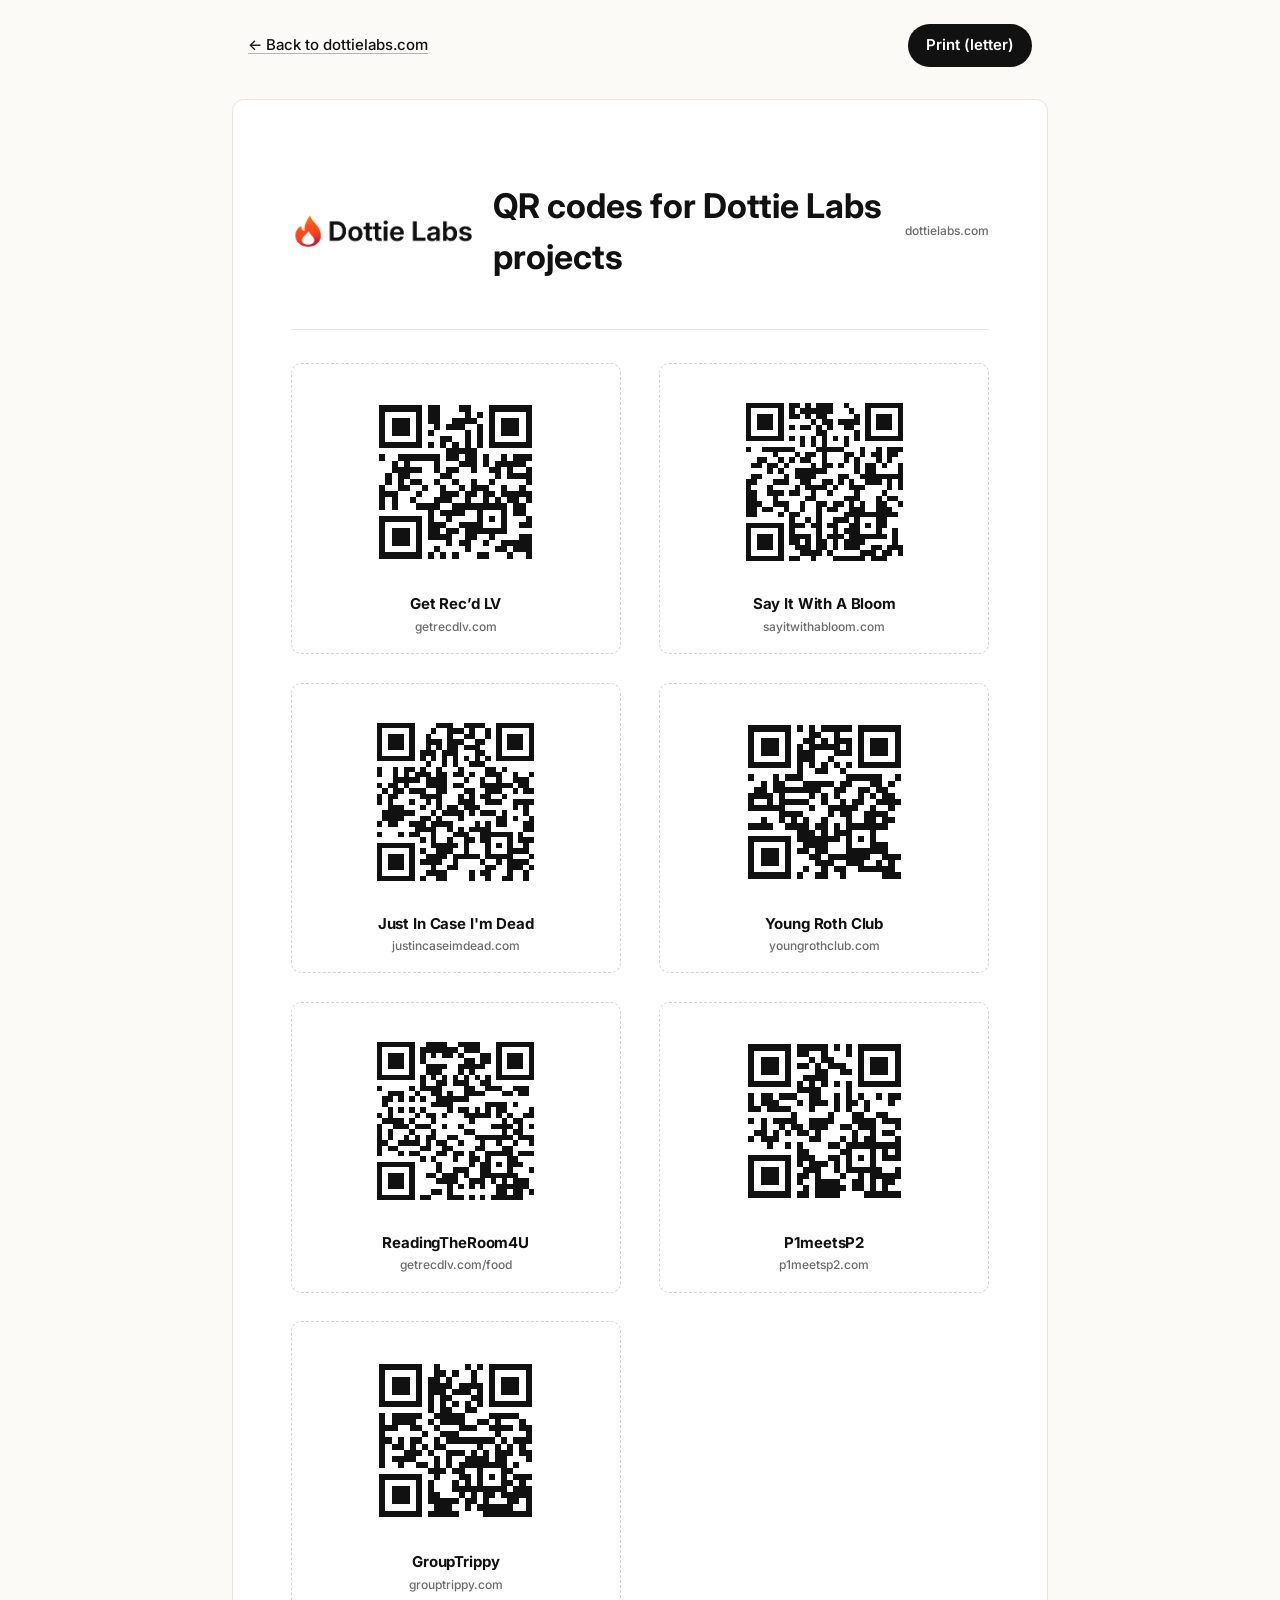
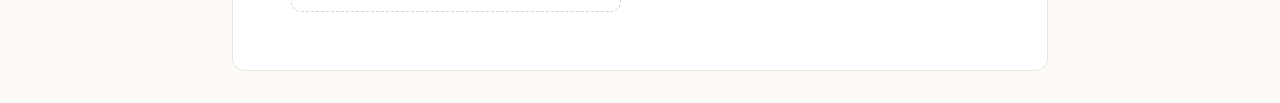
<file: qr/index.html>
<!doctype html>
<html lang="en">
<head>
<meta charset="utf-8">
<meta name="robots" content="noindex, nofollow">
<meta name="viewport" content="width=device-width, initial-scale=1">
<title>QR sheet — Dottie Labs</title>
<meta name="description" content="Printable QR codes for Dottie Labs projects.">
<link rel="icon" type="image/png" sizes="32x32" href="../assets/favicon-32.png">
<link rel="icon" type="image/png" sizes="192x192" href="../assets/favicon-192.png">
<link rel="apple-touch-icon" href="../assets/apple-touch-icon.png">
<meta name="theme-color" content="#FBFAF7">
<link rel="preconnect" href="https://fonts.googleapis.com">
<link rel="preconnect" href="https://fonts.gstatic.com" crossorigin>
<link rel="stylesheet" href="https://fonts.googleapis.com/css2?family=Inter:wght@400..800&display=swap">
<link rel="stylesheet" href="../styles.css">
</head>
<body>
<div class="sheet-tools">
  <a href="../">← Back to dottielabs.com</a>
  <button type="button" onclick="window.print()">Print (letter)</button>
</div>
<main class="sheet">
  <header class="sheet-head">
    <img src="../assets/dottie-labs-logo-lockup-transparent.png" alt="Dottie Labs">
    <h1>QR codes for Dottie Labs projects</h1>
    <span>dottielabs.com</span>
  </header>
  <ul class="qr-grid">
    <li><img src="../assets/qr/get-recd-lv.svg" alt="QR code for getrecdlv.com"><strong>Get Rec’d LV</strong><small>getrecdlv.com</small></li>
    <li><img src="../assets/qr/say-it-with-a-bloom.svg" alt="QR code for sayitwithabloom.com"><strong>Say It With A Bloom</strong><small>sayitwithabloom.com</small></li>
    <li><img src="../assets/qr/just-in-case-im-dead.svg" alt="QR code for justincaseimdead.com"><strong>Just In Case I'm Dead</strong><small>justincaseimdead.com</small></li>
    <li><img src="../assets/qr/young-roth-club.svg" alt="QR code for youngrothclub.com"><strong>Young Roth Club</strong><small>youngrothclub.com</small></li>
    <li><img src="../assets/qr/readingtheroom4u.svg" alt="QR code for getrecdlv.com/food"><strong>ReadingTheRoom4U</strong><small>getrecdlv.com/food</small></li>
    <li><img src="../assets/qr/p1meetsp2.svg" alt="QR code for p1meetsp2.com"><strong>P1meetsP2</strong><small>p1meetsp2.com</small></li>
    <li><img src="../assets/qr/group-trippy.svg" alt="QR code for grouptrippy.com"><strong>GroupTrippy</strong><small>grouptrippy.com</small></li>
  </ul>
</main>
</body>
</html>
</file>
<file: styles.css>
/* Dottie Labs — dottielabs.com */
:root {
  --bg: #FBFAF7;
  --ink: #111111;
  --muted: #6B6B6B;
  --line: #E9E5DC;
  --card: #FFFFFF;
  --fire: linear-gradient(90deg, #FF8A00 0%, #FF4A1C 55%, #C8102E 100%);
  --focus: #FF4A1C;
  --max: 1160px;
  --pad: clamp(20px, 5vw, 56px);
}
*, *::before, *::after { box-sizing: border-box; }
html { -webkit-text-size-adjust: 100%; }
body {
  margin: 0;
  background: var(--bg);
  color: var(--ink);
  font-family: "Inter", system-ui, -apple-system, "Segoe UI", sans-serif;
  font-weight: 500;
  font-size: 17px;
  line-height: 1.5;
  -webkit-font-smoothing: antialiased;
}
img { display: block; max-width: 100%; }
a { color: var(--ink); text-decoration-color: rgba(17,17,17,.3); text-underline-offset: 3px; }
a:hover { color: #C8102E; text-decoration-color: currentColor; }
:focus-visible { outline: 3px solid var(--focus); outline-offset: 3px; border-radius: 6px; }

.skip { position: absolute; left: -9999px; top: 12px; background: var(--ink); color: #fff; padding: 10px 16px; border-radius: 8px; z-index: 10; }
.skip:focus { left: 12px; color: #fff; }

.wrap { max-width: var(--max); margin: 0 auto; padding: 0 var(--pad); }

/* Rings (decoration only) */
.page { position: relative; overflow-x: clip; }
.rings { position: absolute; top: 0; right: 0; width: clamp(220px, 34vw, 460px); pointer-events: none; z-index: 0; }

/* Header */
.site-header { position: relative; z-index: 1; }
.site-header .wrap { display: flex; flex-wrap: wrap; align-items: center; justify-content: space-between; gap: 12px 24px; padding-top: 28px; padding-bottom: 28px; }
.site-header .logo { flex: none; }
.logo img { height: 34px; width: auto; }
.nav { display: flex; flex-wrap: wrap; gap: 12px 28px; }
.nav a { font-size: 15px; font-weight: 550; text-decoration: none; color: var(--ink); }
.nav a:hover { color: #C8102E; }

/* Rule */
.rule { width: 72px; height: 5px; border-radius: 3px; background: var(--fire); margin: 0 0 28px; }
.rule--sm { width: 48px; height: 4px; margin-bottom: 18px; }

/* Hero */
.hero { position: relative; z-index: 1; padding: clamp(24px, 3vw, 40px) 0 clamp(56px, 8vw, 104px); }
.hero h1 { margin: 0; font-weight: 750; font-size: clamp(42px, 7.2vw, 88px); line-height: 1.04; letter-spacing: -0.035em; max-width: 14ch; text-wrap: balance; }
.hero h1 span { display: block; }
.grad { background: var(--fire); -webkit-background-clip: text; background-clip: text; color: transparent; padding-bottom: .08em; }
.hero .lede { margin: 28px 0 0; font-size: clamp(19px, 2.2vw, 26px); color: var(--muted); font-weight: 500; letter-spacing: -0.01em; }

/* Sections */
.section { position: relative; z-index: 1; padding: clamp(48px, 7vw, 88px) 0; border-top: 1px solid var(--line); }
.section h2 { margin: 0 0 32px; font-weight: 750; font-size: clamp(28px, 3.4vw, 40px); letter-spacing: -0.025em; line-height: 1.1; }

/* Hero extras */
.eyebrow { margin: 0 0 22px; font-size: 13px; font-weight: 600; letter-spacing: .12em; text-transform: uppercase; color: var(--muted); }
.jump { margin-top: clamp(48px, 7vw, 80px); padding-top: 22px; border-top: 1px solid var(--line); max-width: 920px; }
.jump-label { margin: 0 0 14px; font-size: 13px; font-weight: 600; letter-spacing: .12em; text-transform: uppercase; color: var(--muted); }
.jump ol { list-style: none; margin: 0; padding: 0; display: flex; flex-wrap: wrap; gap: 10px; }
.jump a { display: inline-flex; align-items: center; gap: 10px; padding: 9px 16px 9px 12px; border: 1px solid var(--line); border-radius: 999px; background: rgba(255,255,255,.7); font-size: 15px; font-weight: 600; text-decoration: none; color: var(--ink); transition: border-color .15s, color .15s; }
.jump a:hover { border-color: #F4B9A6; color: #C8102E; }
.jump .num { font-size: 12px; font-weight: 700; color: #C8102E; font-variant-numeric: tabular-nums; }
@media (max-width: 600px) {
  .site-header .wrap { flex-direction: column; align-items: flex-start; gap: 16px; padding-top: 20px; padding-bottom: 8px; }
  .nav { gap: 12px 20px; }
  .rings { display: none; }
  .jump ol { display: grid; grid-template-columns: minmax(0, 1fr); justify-items: start; }
  .jump li { min-width: 0; }
  .jump a { max-width: 100%; }
}

/* Section head */
.section-head { display: flex; flex-direction: column; align-items: flex-start; gap: 8px; margin-bottom: 32px; }
.section-head h2 { margin-bottom: 0; }
#watch .section-head h1 { margin: 0; line-height: 1.1; }
.section-note { margin: 0; color: var(--muted); font-size: 16px; }

/* Project cards */
.cards { list-style: none; margin: 0; padding: 0; display: grid; gap: 20px; grid-template-columns: repeat(auto-fill, minmax(min(100%, 480px), 1fr)); }
.card {
  position: relative; height: 100%;
  display: grid; grid-template-columns: minmax(0, 1fr) auto; gap: 24px; align-items: center;
  padding: 30px; background-color: var(--c-bg, var(--card)); background-image: var(--c-glow, none); color: var(--c-ink, var(--ink)); border: 1px solid var(--c-line, var(--line)); border-radius: 18px; font-family: var(--c-body, inherit);
  transition: border-color .15s, box-shadow .15s;
}
.card::before { content: ""; position: absolute; left: 0; right: 0; top: 0; height: 3px; border-radius: 18px 18px 0 0; background: var(--c-bar, var(--fire)); opacity: 0; transition: opacity .15s; }
.card:hover::before, .card:focus-within::before { opacity: 1; }
.card-body { display: flex; flex-direction: column; height: 100%; }
.card .meta { margin: 0 0 18px; display: flex; align-items: center; gap: 12px; }
.card .num { font-size: 15px; font-weight: 750; font-variant-numeric: tabular-nums; }
.card .tag { font-size: 12px; font-weight: 600; letter-spacing: .08em; text-transform: uppercase; color: var(--c-muted, var(--muted)); padding: 4px 10px; border-radius: 999px; background: var(--c-tag, #F4F1EA); }
.card-foot { margin-top: auto; padding-top: 20px; display: flex; flex-wrap: wrap; align-items: center; gap: 10px 14px; }
.qr-tile { margin: 0; padding: 12px 12px 8px; background: #fff; border: 1px solid var(--c-qr-line, var(--line)); border-radius: 14px; display: flex; flex-direction: column; align-items: center; gap: 6px; }
.qr-tile figcaption { display: flex; flex-direction: column; align-items: center; gap: 1px; text-align: center; max-width: 136px; }
.qr-tile figcaption span:first-child { font-size: 11px; font-weight: 600; letter-spacing: .14em; text-transform: uppercase; color: var(--muted); }
.qr-tile .qr-url { font-size: 12px; font-weight: 600; color: var(--ink); word-break: break-all; line-height: 1.3; }

.card:hover { border-color: var(--c-hover-line, #F4B9A6); box-shadow: 0 14px 34px -18px var(--c-shadow, rgba(200,16,46,.35)); }
.card:focus-within { border-color: var(--focus); }
.card h3 { margin: 0; font-family: var(--c-head, inherit); font-size: var(--c-head-size, 26px); font-weight: var(--c-head-weight, 750); letter-spacing: var(--c-head-track, -0.02em); line-height: 1.25; color: var(--c-head-ink, inherit); }
.card .desc { margin: 8px 0 0; color: var(--c-muted, var(--muted)); font-size: 16px; line-height: 1.45; text-wrap: pretty; }
.card .visit {
  display: inline-flex; align-items: center; gap: 8px;
  padding: 10px 18px; border-radius: var(--c-btn-radius, 999px); background: var(--c-btn, var(--ink)); color: var(--c-btn-ink, #fff);
  font-size: 15px; font-weight: 600; text-decoration: none;
}
.card .visit::after { content: ""; position: absolute; inset: 0; border-radius: 18px; } /* whole card clickable */
.card .visit + .visit { position: relative; z-index: 1; }
.card .visit + .visit::after { content: none; }
.card .visit:focus-visible { outline-offset: 4px; }
.card:hover .visit { background: var(--c-btn-hover, #C8102E); color: var(--c-btn-hover-ink, #fff); }

/* Per-project identity — colors and fonts taken from each project's live site */
.card .mark { position: relative; flex: none; width: 44px; height: 44px; border-radius: 12px; overflow: hidden; display: grid; place-items: center; background: var(--c-mark-bg, var(--ink)); color: var(--c-mark-ink, #fff); font-family: var(--c-head, inherit); font-size: 18px; font-weight: 700; line-height: 1; box-shadow: 0 6px 16px -8px rgba(0,0,0,.45); }
.card .mark img { position: absolute; inset: 0; width: 100%; height: 100%; object-fit: cover; background: var(--c-mark-bg, #fff); }
.cards > li[id] .num { background: none; color: var(--c-accent); -webkit-text-fill-color: var(--c-accent); }

#get-recd-lv { --c-bg: #05070D; --c-glow: radial-gradient(120% 90% at 100% 0%, rgba(29,78,216,.42), transparent 60%); --c-ink: #fff; --c-muted: #AEB6C6; --c-line: #05070D; --c-qr-line: transparent; --c-tag: rgba(255,255,255,.08); --c-accent: #7D97FF; --c-bar: #1D4ED8; --c-btn: #1D4ED8; --c-btn-hover: #3263F5; --c-hover-line: #1D4ED8; --c-shadow: rgba(29,78,216,.6); --c-mark-bg: #1D4ED8; }

#say-it-with-a-bloom { --c-bg: #FEF3F0; --c-glow: radial-gradient(110% 90% at 100% 0%, rgba(246,176,196,.45), transparent 60%); --c-ink: #3B2418; --c-muted: #7A5A48; --c-line: #F6DCD3; --c-qr-line: #F6DCD3; --c-tag: rgba(255,255,255,.7); --c-accent: #9B603F; --c-bar: #9B603F; --c-btn: #9B603F; --c-btn-hover: #7E4C30; --c-hover-line: #E8BBA8; --c-shadow: rgba(155,96,63,.35); --c-mark-bg: #fff; --c-head: Georgia, "Times New Roman", serif; --c-head-weight: 400; --c-head-track: -0.01em; --c-head-size: 29px; }
#say-it-with-a-bloom .mark { font-size: 24px; border-radius: 50%; box-shadow: 0 0 0 1px #F6DCD3, 0 6px 16px -8px rgba(155,96,63,.5); }
#say-it-with-a-bloom h3 { font-style: italic; }

#just-in-case-im-dead { --c-bg: #0A0803; --c-glow: radial-gradient(110% 90% at 100% 0%, rgba(218,165,32,.42), transparent 60%), radial-gradient(70% 70% at 0% 100%, rgba(240,200,90,.14), transparent 60%); --c-ink: #fff; --c-head-ink: #DAA520; --c-muted: #B5AE9C; --c-line: #000; --c-qr-line: transparent; --c-tag: rgba(218,165,32,.14); --c-accent: #DAA520; --c-bar: #DAA520; --c-btn: #DAA520; --c-btn-ink: #000; --c-btn-hover: #F0BC33; --c-btn-hover-ink: #000; --c-hover-line: #DAA520; --c-shadow: rgba(218,165,32,.45); --c-mark-bg: #DAA520; --c-mark-ink: #000; --c-body: Arial, Helvetica, sans-serif; --c-head: Arial, Helvetica, sans-serif; --c-head-weight: 700; --c-head-track: -0.01em; }
#just-in-case-im-dead .tag { color: #F0C75A; }
#just-in-case-im-dead h3 { background: linear-gradient(90deg, #F7DC8A, #DAA520 55%, #B8860B); -webkit-background-clip: text; background-clip: text; color: transparent; }
#just-in-case-im-dead .visit { background: linear-gradient(90deg, #F2CE62, #DAA520 60%, #B8860B); }
#just-in-case-im-dead .card:hover .visit { background: linear-gradient(90deg, #FAD978, #E8B22E 60%, #C99411); }
#just-in-case-im-dead .mark { background: linear-gradient(135deg, #F7DC8A, #DAA520 60%, #B8860B); }
#just-in-case-im-dead .card { box-shadow: inset 0 0 0 1px rgba(218,165,32,.28); }

#young-roth-club { --c-bg: #FBF6EC; --c-glow: radial-gradient(110% 90% at 100% 0%, rgba(255,210,63,.38), transparent 60%); --c-ink: #1F2A22; --c-head-ink: #1F5A38; --c-muted: #4F5D52; --c-line: #EADFC8; --c-qr-line: #EADFC8; --c-tag: rgba(31,90,56,.08); --c-accent: #1F5A38; --c-bar: #FFD23F; --c-btn: #FFD23F; --c-btn-ink: #1F5A38; --c-btn-hover: #1F5A38; --c-btn-hover-ink: #FFD23F; --c-hover-line: #FFD23F; --c-shadow: rgba(31,90,56,.35); --c-mark-bg: #111; --c-mark-ink: #FFD23F; --c-head: "Young Serif", Georgia, serif; --c-head-weight: 400; --c-head-track: -0.01em; --c-head-size: 28px; --c-body: "Atkinson Hyperlegible", system-ui, sans-serif; }
#young-roth-club .tag { color: #1F5A38; }
#young-roth-club .visit { font-weight: 700; box-shadow: inset 0 0 0 1.5px #1F5A38; }

#readingtheroom4u { --c-bg: #17130F; --c-glow: radial-gradient(100% 80% at 0% 0%, rgba(143,47,28,.4), transparent 60%); --c-ink: #F3E7D3; --c-head-ink: #F3E7D3; --c-muted: #C2B39C; --c-line: #3A2E22; --c-qr-line: transparent; --c-tag: rgba(207,154,63,.14); --c-accent: #CF9A3F; --c-bar: #8F2F1C; --c-btn: #8F2F1C; --c-btn-hover: #A93A23; --c-btn-radius: 6px; --c-hover-line: #CF9A3F; --c-shadow: rgba(207,154,63,.35); --c-mark-bg: #8F2F1C; --c-mark-ink: #F3E7D3; --c-head: "Fraunces", Georgia, serif; --c-head-weight: 600; --c-head-track: -0.015em; --c-head-size: 28px; --c-body: "Manrope", system-ui, sans-serif; }
#readingtheroom4u .card { outline: 1px dashed #5A4632; outline-offset: -10px; }
#readingtheroom4u .tag { color: #CF9A3F; border-radius: 4px; }
#readingtheroom4u .mark { font-size: 15px; border-radius: 8px; }

#p1meetsp2 { --c-bg: #0B0D12; --c-glow: radial-gradient(80% 90% at 0% 0%, rgba(40,170,230,.26), transparent 60%), radial-gradient(70% 80% at 100% 100%, rgba(207,164,63,.2), transparent 60%); --c-ink: #F2F4F8; --c-muted: #A3A9B8; --c-line: #0B0D12; --c-qr-line: transparent; --c-tag: transparent; --c-accent: #35C6F4; --c-bar: linear-gradient(90deg, #2AA9F0, #8B5CF6, #E8C468); --c-btn: linear-gradient(90deg, #0A7BD8, #7B2FD6); --c-btn-hover: linear-gradient(90deg, #1A8CF0, #8C42EA); --c-hover-line: #35C6F4; --c-shadow: rgba(53,198,244,.45); --c-mark-bg: transparent; --c-head-weight: 800; --c-head-track: -0.035em; --c-head-size: 30px; }
#p1meetsp2 .tag { font-family: "JetBrains Mono", ui-monospace, monospace; font-weight: 500; letter-spacing: .16em; color: #35C6F4; padding: 3px 0; }
#p1meetsp2 .num { font-family: "JetBrains Mono", ui-monospace, monospace; font-weight: 500; }
#p1meetsp2 .mark { box-shadow: none; overflow: visible; }
#p1meetsp2 .mark i { position: absolute; top: 11px; width: 22px; height: 22px; border-radius: 50%; }
#p1meetsp2 .mark i:first-child { left: 2px; background: linear-gradient(135deg, #2AA9F0, #0A6FD0); }
#p1meetsp2 .mark i:last-child { left: 16px; background: radial-gradient(circle at 35% 35%, #FFE08A, #E8A92A 70%); }
#p1meetsp2 h3 .p2 { background: linear-gradient(90deg, #2AA9F0, #8B5CF6 55%, #E8C468); -webkit-background-clip: text; background-clip: text; color: transparent; }
#p1meetsp2 .visit { font-weight: 700; }
#p1meetsp2 .game-trigger { position: relative; z-index: 1; grid-column: 1 / -1; border-top: 1px solid rgba(255,255,255,.2); padding-top: 16px; }
#p1meetsp2 .game-trigger button { padding: 0; border: 0; background: none; color: #7CDBF8; font: inherit; font-size: 15px; font-weight: 700; cursor: pointer; }
#p1meetsp2 .game-trigger button:hover { color: #fff; }
#p1meetsp2 .game-list { width: min(1000px, calc(100vw - 24px)); max-width: calc(100vw - 24px); max-height: calc(100vh - 24px); max-height: calc(100dvh - 24px); padding: clamp(16px, 4vw, 28px); border: 1px solid #35C6F4; border-radius: 18px; background: #0B0D12; color: #F2F4F8; }
#p1meetsp2 .game-list::backdrop { background: rgba(0,0,0,.7); }
#p1meetsp2 .game-list-head { position: sticky; top: 0; z-index: 1; display: flex; align-items: flex-start; justify-content: space-between; gap: 16px; padding-bottom: 8px; background: #0B0D12; }
#p1meetsp2 .game-list h2 { margin: 0; font-size: 24px; line-height: 1.2; }
#p1meetsp2 .game-list button { padding: 8px 12px; border: 1px solid #7CDBF8; border-radius: 8px; background: transparent; color: #7CDBF8; font: inherit; font-size: 14px; white-space: nowrap; cursor: pointer; }
#p1meetsp2 .game-list button:hover { background: #7CDBF8; color: #0B0D12; }
#p1meetsp2 .game-list ul { display: grid; gap: 14px 24px; list-style: none; margin: 16px 0 0; padding: 0; }
#p1meetsp2 .game-list li { color: #C7D0DF; font-size: 15px; line-height: 1.45; }
#p1meetsp2 .game-list strong { color: #fff; }
@media (min-width: 600px) {
  #p1meetsp2 .game-list ul { grid-template-columns: repeat(2, minmax(0, 1fr)); }
}
@media (min-width: 960px) {
  #p1meetsp2 .game-list ul { grid-template-columns: repeat(3, minmax(0, 1fr)); }
}

#group-trippy { --c-bg: #F9FAFB; --c-glow: radial-gradient(110% 90% at 100% 0%, rgba(79,70,229,.12), transparent 60%); --c-ink: #1F2937; --c-head-ink: #4338CA; --c-muted: #4B5563; --c-line: #D1D5DB; --c-qr-line: #E5E7EB; --c-tag: #EEF2FF; --c-accent: #4338CA; --c-bar: #4F46E5; --c-btn: #4F46E5; --c-btn-ink: #fff; --c-btn-hover: #4338CA; --c-btn-hover-ink: #fff; --c-hover-line: #4F46E5; --c-shadow: rgba(79,70,229,.35); --c-mark-bg: #4F46E5; --c-mark-ink: #fff; --c-head: ui-sans-serif, system-ui, -apple-system, "Segoe UI", sans-serif; --c-head-weight: 700; --c-head-size: 28px; --c-body: ui-sans-serif, system-ui, -apple-system, "Segoe UI", sans-serif; }
#group-trippy .card { --c-bg: #E8EBEF; --c-glow: linear-gradient(135deg, #F8FAFC 0%, #D7DCE2 50%, #F1F4F7 100%); --c-line: #A7AFBA; }
.card .qr { width: 136px; height: 136px; border-radius: 4px; }
@media (max-width: 440px) {
  .card { grid-template-columns: 1fr; }
  .qr-tile { grid-row: 1; justify-self: start; }
  .card .qr { width: 156px; height: 156px; }
}

/* About */
.about-grid { display: grid; grid-template-columns: minmax(0, 1.4fr) minmax(0, 1fr); gap: 40px 72px; align-items: end; }
@media (max-width: 820px) { .about-grid { grid-template-columns: 1fr; } }
.facts { margin: 0; display: grid; gap: 0; border-top: 1px solid var(--line); }
.facts div { display: grid; grid-template-columns: 110px 1fr; gap: 16px; padding: 14px 0; border-bottom: 1px solid var(--line); }
.facts dt { font-size: 13px; font-weight: 600; letter-spacing: .1em; text-transform: uppercase; color: var(--muted); padding-top: 2px; }
.facts dd { margin: 0; font-size: 16px; }
.about .statement { margin: 0; font-size: clamp(20px, 2.4vw, 28px); line-height: 1.4; max-width: 26ch; font-weight: 600; letter-spacing: -0.015em; text-wrap: pretty; }

/* Footer */
.site-footer { border-top: 1px solid var(--line); }
.site-footer { position: relative; z-index: 1; }
.site-footer .wrap { padding-top: 48px; padding-bottom: 40px; }
.foot-top { display: flex; flex-wrap: wrap; align-items: center; justify-content: space-between; gap: 24px; padding-bottom: 32px; }
.foot-top img { height: 40px; width: auto; }
.foot-nav { display: flex; flex-wrap: wrap; gap: 12px 28px; }
.foot-nav a { font-size: 15px; font-weight: 600; text-decoration: none; color: var(--ink); }
.foot-nav a:hover { color: #C8102E; }
.foot-bottom { display: flex; flex-wrap: wrap; justify-content: space-between; gap: 8px 24px; padding-top: 20px; border-top: 1px solid var(--line); font-size: 14px; color: var(--muted); }

@media (prefers-reduced-motion: reduce) { * { transition: none !important; } }

/* ---------- QR sheet (/qrs) ---------- */
.sheet { max-width: 8.5in; margin: 32px auto; padding: 0.6in; background: #fff; border: 1px solid var(--line); border-radius: 12px; }
.sheet-head { display: flex; align-items: center; justify-content: space-between; gap: 16px; padding-bottom: 0.25in; border-bottom: 1px solid var(--line); }
.sheet-head img { height: 0.42in; width: auto; }
.sheet-head span { font-size: 12px; color: var(--muted); }
.qr-grid { list-style: none; margin: 0.35in 0 0; padding: 0; display: grid; grid-template-columns: repeat(2, 1fr); gap: 0.3in 0.4in; }
.qr-grid li { display: flex; flex-direction: column; align-items: center; text-align: center; padding: 0.18in; border: 1px dashed #D9D3C7; border-radius: 10px; break-inside: avoid; }
.qr-grid img { width: 2.1in; height: 2.1in; }
.qr-grid strong { margin-top: 10px; font-size: 15px; font-weight: 700; letter-spacing: -0.01em; }
.qr-grid small { margin-top: 2px; font-size: 12px; color: var(--muted); }
.sheet-tools { max-width: 8.5in; margin: 24px auto 0; padding: 0 16px; display: flex; gap: 12px; justify-content: space-between; align-items: center; font-size: 15px; }
.sheet-tools button { font: inherit; font-weight: 600; padding: 10px 18px; border-radius: 999px; border: 0; background: var(--ink); color: #fff; cursor: pointer; }
.sheet-tools button:hover { background: #C8102E; }
@page { size: letter; margin: 0.5in; }
@media print {
  body { background: #fff; }
  .sheet-tools { display: none; }
  .sheet { margin: 0; padding: 0; border: 0; max-width: none; }
  .qr-grid { margin-top: 0.25in; gap: 0.2in 0.35in; }
  .qr-grid li { padding: 0.12in; }
  .qr-grid img { width: 1.9in; height: 1.9in; }
  * { -webkit-print-color-adjust: exact; print-color-adjust: exact; }
}

.reels { display: grid; grid-template-columns: repeat(auto-fit, minmax(min(100%, 400px), 1fr)); gap: 28px; }
.reel { margin: 0; padding: 20px; display: flex; flex-direction: column; gap: 16px; background: var(--card); border: 1px solid var(--line); border-top: 4px solid var(--reel-accent); border-radius: 18px; }
.reel video { display: block; width: 100%; aspect-ratio: 16 / 9; border-radius: 12px; background: #111; }
.reel figcaption { min-height: 64px; display: flex; flex-direction: column; gap: 4px; font-size: 15px; color: var(--muted); }
.reel figcaption strong { font-size: 22px; line-height: 1.25; color: var(--reel-accent); }
.reel--case { --reel-accent: #795300; }
.reel--bloom { --reel-accent: #A04059; }
.reel--roth { --reel-accent: #1F5A38; }
.reel--p1 { --reel-accent: #6338A7; }
.reel--trippy { --reel-accent: #4338CA; }
.reel-fullscreen { align-self: flex-start; min-height: 44px; padding: 9px 16px; border: 1px solid var(--reel-accent); border-radius: 999px; background: #fff; color: var(--reel-accent); font: inherit; font-size: 15px; font-weight: 700; cursor: pointer; }
.reel-fullscreen:hover { background: var(--reel-accent); color: #fff; }
.reel-fullscreen[hidden] { display: none; }
.reel-error:empty { display: none; }
.reel-error { color: #9B1C1C; font-size: 14px; }
.page--portfolio .rings { display: none; }
</file>
